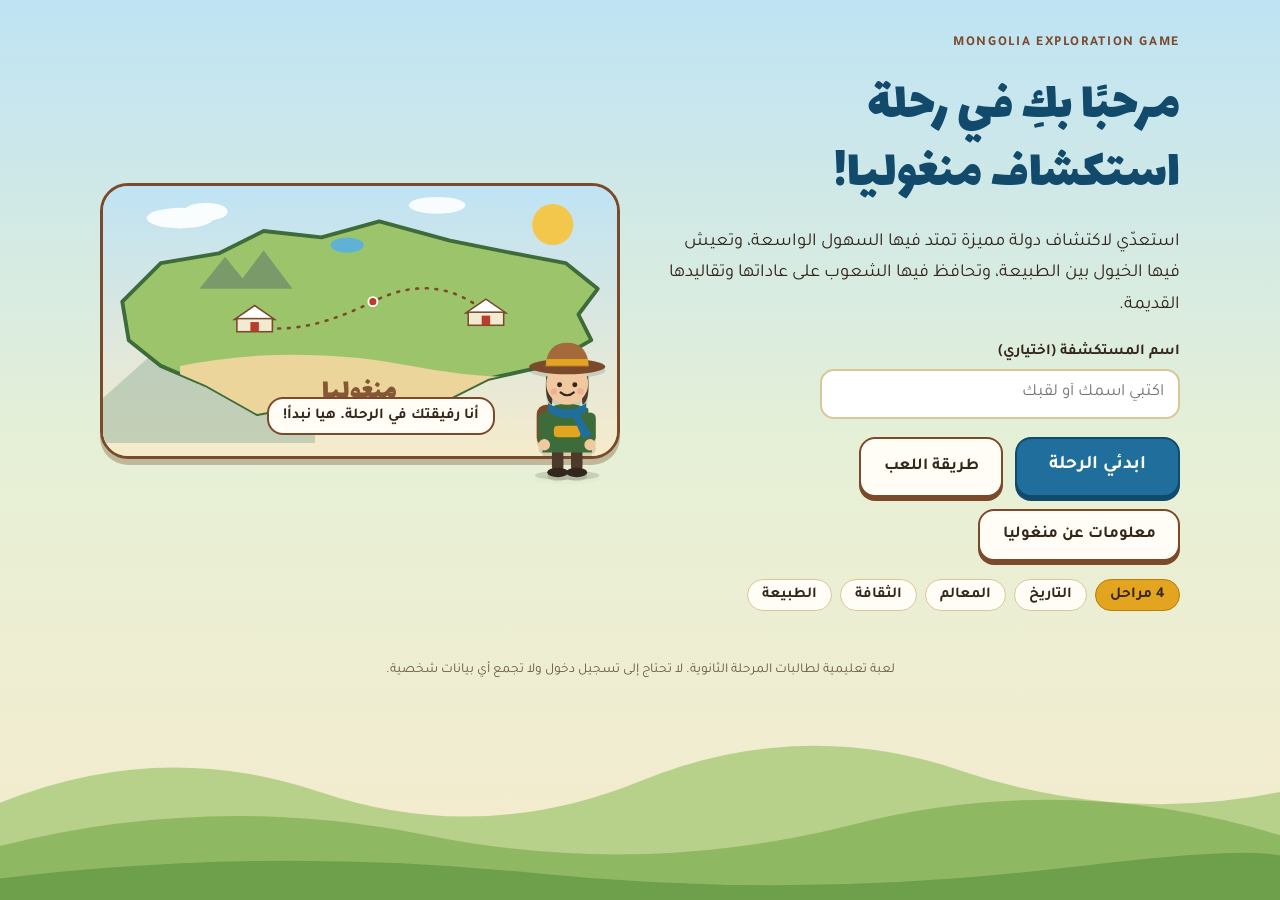
<file: index.html>
<!DOCTYPE html>
<html lang="ar" dir="rtl">
<head>
<meta charset="UTF-8">
<meta name="viewport" content="width=device-width, initial-scale=1, viewport-fit=cover">
<title>رحلة استكشاف منغوليا</title>
<meta name="description" content="لعبة تعليمية تفاعلية بالعربية لاستكشاف تاريخ منغوليا ومعالمها وثقافتها وطبيعتها.">
<link rel="preconnect" href="https://fonts.googleapis.com">
<link rel="preconnect" href="https://fonts.gstatic.com" crossorigin>
<link rel="stylesheet" href="https://fonts.googleapis.com/css2?family=Lalezar&family=Tajawal:wght@400;500;700;800&display=swap">
<link rel="stylesheet" href="style.css">
</head>
<body>
<div class="app" id="app" dir="rtl" lang="ar">

  <div class="scenery" aria-hidden="true">
    <svg viewBox="0 0 1200 200" preserveAspectRatio="none" focusable="false">
      <path d="M0 110 Q150 50 300 100 T600 90 T900 80 T1200 100 V200 H0Z" fill="#B7D08A"/>
      <path d="M0 150 Q200 100 400 140 T800 130 T1200 140 V200 H0Z" fill="#8FB863"/>
      <path d="M0 180 Q250 150 500 175 T1000 170 T1200 175 V200 H0Z" fill="#6E9F4B"/>
    </svg>
  </div>

  <!-- شريط النقاط والتقدم -->
  <header class="hud" id="hud" hidden>
    <div class="hud-row">
      <div class="hud-score" aria-live="polite">
        <svg viewBox="0 0 24 24" class="hud-star" aria-hidden="true"><path d="M12 2.5l2.9 6 6.6.9-4.8 4.6 1.2 6.5L12 17.3 6.1 20.5l1.2-6.5L2.5 9.4l6.6-.9z" fill="#E3A41F" stroke="#B87D0A" stroke-width="1.5" stroke-linejoin="round"/></svg>
        <span class="hud-num" id="hud-points">0</span>
        <span class="hud-unit">نقطة</span>
      </div>
      <div class="hud-chips">
        <span class="chip">إجابات صحيحة <b id="hud-correct">0</b></span>
        <span class="chip">الأختام <b id="hud-stamps">0/4</b></span>
      </div>
      <div class="hud-actions">
        <button class="hud-btn" id="hud-map" type="button">الخريطة</button>
        <button class="hud-btn" id="hud-home" type="button">الرئيسية</button>
        <button class="hud-btn hud-btn-danger" id="hud-reset" type="button">من البداية</button>
      </div>
    </div>
    <div class="hud-progress">
      <span>المراحل المكتملة <b id="hud-stages">0 من 4</b></span>
      <div class="bar" role="progressbar" aria-label="المراحل المكتملة" aria-valuemin="0" aria-valuemax="4" aria-valuenow="0" id="hud-barwrap"><i id="hud-bar"></i></div>
    </div>
  </header>

  <main class="main">

    <!-- الصفحة الرئيسية -->
    <section class="screen" id="screen-home" aria-labelledby="home-title">
      <div class="home">
        <div class="home-text">
          <p class="kicker">Mongolia Exploration Game</p>
          <h1 id="home-title" tabindex="-1">مرحبًا بكِ في رحلة استكشاف منغوليا!</h1>
          <p class="lead">استعدّي لاكتشاف دولة مميزة تمتد فيها السهول الواسعة، وتعيش فيها الخيول بين الطبيعة، وتحافظ فيها الشعوب على عاداتها وتقاليدها القديمة.</p>

          <div class="name-field">
            <label for="player-name">اسم المستكشفة (اختياري)</label>
            <input id="player-name" type="text" maxlength="20" autocomplete="off" placeholder="اكتبي اسمك أو لقبك">
          </div>

          <div class="home-actions">
            <button class="btn btn-primary btn-xl" id="btn-start" type="button">ابدئي الرحلة</button>
            <button class="btn" id="btn-how" type="button">طريقة اللعب</button>
            <button class="btn" id="btn-info" type="button">معلومات عن منغوليا</button>
          </div>

          <ul class="home-stages" aria-label="المراحل الأربع">
            <li><b>4</b> مراحل</li>
            <li>التاريخ</li>
            <li>المعالم</li>
            <li>الثقافة</li>
            <li>الطبيعة</li>
          </ul>
        </div>
        <div class="home-art">
          <div id="home-map"></div>
          <div class="home-explorer" id="home-explorer"></div>
          <p class="bubble">أنا رفيقتك في الرحلة. هيا نبدأ!</p>
        </div>
      </div>
    </section>

    <!-- خريطة اللعبة -->
    <section class="screen" id="screen-map" aria-labelledby="map-title" hidden>
      <div class="screen-head">
        <h2 id="map-title" tabindex="-1">خريطة الرحلة</h2>
        <p class="sub">تبدأ الرحلة من الشرق وتتجه غربًا. تُفتح كل محطة بعد إكمال التي قبلها.</p>
      </div>
      <div class="mapboard" id="mapboard"></div>
      <div class="stage-grid" id="stage-grid"></div>
      <div class="map-extra" id="map-extra"></div>
      <aside class="fact" id="map-fact"></aside>
    </section>

    <!-- شاشة المرحلة -->
    <section class="screen" id="screen-stage" aria-labelledby="stage-title" hidden>
      <div class="stage-top">
        <div>
          <p class="kicker" id="stage-topic"></p>
          <h2 id="stage-title" tabindex="-1"></h2>
        </div>
        <ol class="dots" id="act-dots" aria-label="أنشطة المرحلة"></ol>
      </div>
      <div class="act-head">
        <h3 id="act-title"></h3>
        <p id="act-intro" class="act-intro"></p>
      </div>
      <div id="stage-body" class="stage-body"></div>
    </section>

    <!-- شاشة النهاية -->
    <section class="screen" id="screen-end" aria-labelledby="end-title" hidden>
      <div class="end">
        <p class="kicker">اكتملت الرحلة</p>
        <h2 id="end-title" tabindex="-1">مبروك! لقد أكملتِ رحلة استكشاف منغوليا</h2>
        <p class="end-name">المستكشفة: <b id="end-name"></b></p>
        <div class="end-stats" id="end-stats"></div>
        <div class="end-stamps" id="end-stamps"></div>
        <div class="end-actions">
          <button class="btn btn-primary btn-xl" id="btn-cert" type="button">عرض الشهادة للطباعة</button>
          <button class="btn btn-xl" id="btn-again" type="button">العبِي مرة أخرى</button>
        </div>
        <div class="cert-wrap">
          <div class="cert" id="cert-inline"></div>
        </div>
      </div>
    </section>
  </main>

  <footer class="foot">
    <p>لعبة تعليمية لطالبات المرحلة الثانوية. لا تحتاج إلى تسجيل دخول ولا تجمع أي بيانات شخصية.</p>
  </footer>

  <!-- النوافذ -->
  <div class="modal" id="modal-how" role="dialog" aria-modal="true" aria-labelledby="how-title" hidden>
    <div class="modal-card">
      <h2 id="how-title">طريقة اللعب</h2>
      <ol class="how">
        <li>اضغطي «ابدئي الرحلة» لتنتقلي إلى خريطة منغوليا.</li>
        <li>اختاري المحطة المتاحة وابدئي التحدي. كل محطة فيها عدة أنشطة.</li>
        <li>كل إجابة صحيحة من أول محاولة تمنحك <b>10 نقاط</b>، وحل اللغز يمنحك <b>15 نقطة</b>.</li>
        <li>إذا أخطأتِ في المحاولة الأولى فلن تُخصم نقاط، وسيظهر لك تلميح لتحاولي مرة ثانية.</li>
        <li>إكمال كل نشاط يمنحك <b>20 نقطة</b> إضافية، وإكمال المرحلة يمنحك <b>100 نقطة</b> وختمًا جديدًا.</li>
        <li>اجمعي الأختام الأربعة لتحصلي على شهادة «مستكشفة منغوليا».</li>
      </ol>
      <button class="btn btn-primary" type="button" data-close data-autofocus>فهمت، هيا نلعب</button>
    </div>
  </div>

  <div class="modal" id="modal-info" role="dialog" aria-modal="true" aria-labelledby="info-title" hidden>
    <div class="modal-card">
      <h2 id="info-title">معلومات عن منغوليا</h2>
      <ul class="facts-list" id="info-list"></ul>
      <button class="btn btn-primary" type="button" data-close data-autofocus>إغلاق</button>
    </div>
  </div>

  <div class="modal" id="modal-confirm" role="dialog" aria-modal="true" aria-labelledby="confirm-title" hidden>
    <div class="modal-card modal-small">
      <h2 id="confirm-title"></h2>
      <p id="confirm-text"></p>
      <div class="modal-actions">
        <button class="btn btn-danger" type="button" id="confirm-yes"></button>
        <button class="btn" type="button" data-close data-autofocus>إلغاء</button>
      </div>
    </div>
  </div>

  <div class="modal" id="modal-stage" role="dialog" aria-modal="true" aria-labelledby="ms-title" hidden>
    <div class="modal-card modal-center" id="ms-card"></div>
  </div>

  <div class="modal modal-cert" id="modal-cert" role="dialog" aria-modal="true" aria-labelledby="cert-title" hidden>
    <div class="modal-card modal-wide">
      <p class="cert-tip" id="cert-title">لحفظ الشهادة، التقطي لقطة شاشة لها، أو اطبعيها من قائمة المتصفح.</p>
      <div class="cert" id="cert-full"></div>
      <button class="btn btn-primary" type="button" data-close data-autofocus>إغلاق</button>
    </div>
  </div>

  <canvas id="fx" aria-hidden="true"></canvas>
  <div id="float-layer" aria-hidden="true"></div>
</div>

<script src="script.js"></script>
</body>
</html>
</file>
<file: style.css>
/* إعدادات أساسية للصفحة المستقلة */
html { -webkit-text-size-adjust: 100%; }
[hidden] { display: none !important; }

/* Layout: one game shell. A floating score bar sits on top, one screen shows at a time below it,
   and steppe hills stay fixed behind. On the map screen a winding route links four stations
   that are also the stage cards. Single daytime look (blue sky, grass, sand), chosen on purpose. */
:root {
  --sky: #CFE9F5;
  --sky-deep: #1F6E9C;
  --sky-ink: #124A6C;
  --grass: #7BAA55;
  --grass-deep: #3E6B3A;
  --sand: #F6EBCD;
  --sand-deep: #E2CB97;
  --earth: #7A4A2B;
  --ink: #33261A;
  --ink-soft: #6A5844;
  --saffron: #E3A41F;
  --saffron-deep: #B87D0A;
  --red: #B63E2B;
  --card: #FFFDF6;
  --line: #D9C79A;
  --ok: #2F7D3A;
  --ok-bg: #E4F2DA;
  --hint-bg: #FFF1CF;
  --bad: #B63E2B;
  --bad-bg: #FBE3DD;
  --font-display: 'Lalezar', 'Tajawal', 'Segoe UI', Tahoma, sans-serif;
  --font-body: 'Tajawal', 'Segoe UI', Tahoma, sans-serif;
  --radius: 18px;
  color-scheme: light;
}

* { box-sizing: border-box; }

body {
  margin: 0;
  background-color: var(--sky);
  background-image: linear-gradient(180deg, #BFE3F4 0%, #E6F0D6 50%, #F6EBCD 100%);
  background-attachment: fixed;
  color: var(--ink);
  font-family: var(--font-body);
  font-size: 17px;
  line-height: 1.7;
  padding-block: 0;
  padding-left: max(16px, env(safe-area-inset-left, 0px));
  padding-right: max(16px, env(safe-area-inset-right, 0px));
}
body::before {
  content: "";
  position: fixed;
  inset: 0 0 auto;
  height: env(safe-area-inset-top, 0px);
  z-index: 40;
  background: #BFE3F4;
}
body.modal-open { overflow: hidden; }

.app { position: relative; max-width: 1080px; margin: 0 auto; min-height: 100vh; }
.scenery { position: fixed; inset: auto 0 0 0; height: 24vh; z-index: 0; pointer-events: none; }
.scenery svg { width: 100%; height: 100%; display: block; }

h1, h2, h3 { font-family: var(--font-display); font-weight: 400; line-height: 1.25; margin: 0; text-wrap: balance; }
h1 { font-size: clamp(2rem, 5.5vw, 3.4rem); color: var(--sky-ink); }
h2 { font-size: clamp(1.6rem, 4vw, 2.2rem); color: var(--sky-ink); }
h3 { font-size: 1.35rem; color: var(--earth); }
p { margin: 0; }
svg { max-width: 100%; }
[tabindex="-1"]:focus { outline: none; }
:focus-visible { outline: 3px solid var(--sky-deep); outline-offset: 3px; border-radius: 8px; }

.main { position: relative; z-index: 1; padding-block: 18px 40px; }
.screen[hidden] { display: none; }
.screen { animation: enter .45s ease both; }
@keyframes enter { from { opacity: 0; transform: translateY(10px); } to { opacity: 1; transform: none; } }

.kicker { font-size: .85rem; font-weight: 700; letter-spacing: .12em; color: var(--earth); text-transform: uppercase; }
.lead { font-size: 1.15rem; max-width: 34em; }
.sub { color: var(--ink-soft); }

/* ---------- الأزرار ---------- */
.btn {
  font: inherit; font-weight: 700; font-size: 1.05rem;
  min-height: 52px; padding: .55rem 1.4rem;
  border-radius: 16px; border: 2px solid var(--earth);
  background: var(--card); color: var(--ink);
  box-shadow: 0 4px 0 var(--earth);
  cursor: pointer;
  transition: transform .12s ease, box-shadow .12s ease, background .15s ease;
}
.btn:hover { background: #fff; }
.btn:active { transform: translateY(3px); box-shadow: 0 1px 0 var(--earth); }
.btn-primary { background: var(--sky-deep); color: #fff; border-color: var(--sky-ink); box-shadow: 0 4px 0 var(--sky-ink); }
.btn-primary:hover { background: #1A6089; }
.btn-primary:active { box-shadow: 0 1px 0 var(--sky-ink); }
.btn-danger { background: var(--red); color: #fff; border-color: #812A1C; box-shadow: 0 4px 0 #812A1C; }
.btn-danger:hover { background: #A33524; }
.btn-xl { min-height: 60px; font-size: 1.2rem; padding-inline: 2rem; }
.btn[disabled] { opacity: .55; cursor: not-allowed; box-shadow: none; transform: none; }

/* ---------- شريط النقاط ---------- */
.hud {
  position: sticky; top: env(safe-area-inset-top, 0px); z-index: 30;
  margin-top: 10px;
  background: var(--card);
  border: 2px solid var(--earth);
  border-radius: 20px;
  box-shadow: 0 4px 0 rgba(122, 74, 43, .35);
  padding: 10px 14px 12px;
  display: grid; gap: 8px;
}
.hud[hidden] { display: none; }
.hud-row { display: flex; align-items: center; gap: 10px 16px; flex-wrap: wrap; }
.hud-score { display: flex; align-items: baseline; gap: 6px; }
.hud-star { width: 30px; height: 30px; align-self: center; }
.hud-num { font-family: var(--font-display); font-size: 2.1rem; line-height: 1; color: var(--saffron-deep); font-variant-numeric: tabular-nums; display: inline-block; }
.hud-num.bump { animation: bump .5s ease; }
@keyframes bump { 40% { transform: scale(1.35); color: var(--ok); } }
.hud-unit { font-weight: 700; color: var(--ink-soft); }
.hud-chips { display: flex; gap: 8px; flex-wrap: wrap; }
.chip { background: var(--sand); border: 1.5px solid var(--line); border-radius: 999px; padding: 2px 12px; font-size: .92rem; font-weight: 500; }
.chip b { font-variant-numeric: tabular-nums; }
.hud-actions { margin-inline-start: auto; display: flex; gap: 6px; flex-wrap: wrap; }
.hud-btn { font: inherit; font-size: .9rem; font-weight: 700; min-height: 40px; padding: 2px 14px; border-radius: 12px; border: 1.5px solid var(--line); background: var(--sand); color: var(--ink); cursor: pointer; }
.hud-btn:hover { background: var(--sand-deep); }
.hud-btn-danger { color: var(--red); }
.hud-btn[hidden] { display: none; }
.hud-progress { display: flex; align-items: center; gap: 12px; font-size: .92rem; font-weight: 500; }
.hud-progress span { white-space: nowrap; }
.bar { flex: 1; height: 12px; background: var(--sand); border: 1.5px solid var(--line); border-radius: 999px; overflow: hidden; min-width: 60px; }
.bar i { display: block; height: 100%; width: 0; background: linear-gradient(90deg, var(--grass), var(--grass-deep)); border-radius: 999px; transition: width .6s ease; }

/* ---------- الصفحة الرئيسية ---------- */
.home { display: grid; gap: 28px; align-items: center; padding-top: 14px; }
@media (min-width: 860px) { .home { grid-template-columns: 1fr 1fr; gap: 40px; } }
.home-text { display: grid; gap: 18px; justify-items: start; min-width: 0; }
.name-field { display: grid; gap: 4px; width: min(100%, 360px); }
.name-field label { font-weight: 700; font-size: .95rem; }
.name-field input { font: inherit; min-height: 50px; padding: 6px 14px; border: 2px solid var(--line); border-radius: 14px; background: #fff; color: var(--ink); }
.name-field input:focus { border-color: var(--sky-deep); outline: none; box-shadow: 0 0 0 3px rgba(31, 110, 156, .25); }
.home-actions { display: flex; gap: 12px; flex-wrap: wrap; }
.home-stages { list-style: none; margin: 0; padding: 0; display: flex; flex-wrap: wrap; gap: 8px; }
.home-stages li { background: var(--card); border: 1.5px solid var(--line); border-radius: 999px; padding: 2px 14px; font-weight: 700; font-size: .95rem; }
.home-stages li:first-child { background: var(--saffron); border-color: var(--saffron-deep); color: var(--ink); }
.home-art { position: relative; min-width: 0; }
.home-art #home-map svg { display: block; width: 100%; height: auto; border-radius: 28px; border: 3px solid var(--earth); box-shadow: 0 6px 0 rgba(122, 74, 43, .35); }
.home-explorer { position: absolute; inset-inline-start: -4px; bottom: -22px; width: clamp(84px, 22%, 130px); filter: drop-shadow(0 4px 0 rgba(0,0,0,.12)); animation: bob 3.2s ease-in-out infinite; }
.home-explorer svg { display: block; width: 100%; height: auto; }
@keyframes bob { 50% { transform: translateY(-6px); } }
.bubble { position: absolute; inset-inline-start: clamp(70px, 24%, 150px); bottom: 24px; background: var(--card); border: 2px solid var(--earth); border-radius: 16px; padding: 4px 14px; font-weight: 700; font-size: .95rem; max-width: 55%; }

/* ---------- خريطة اللعبة ---------- */
.screen-head { display: grid; gap: 4px; margin: 20px 0 12px; }
.mapboard svg { display: block; width: 100%; height: auto; border-radius: 24px; border: 3px solid var(--earth); background: #E9F1D8; }
.station { cursor: pointer; }
.station:focus-visible { outline: none; }
.station:focus-visible circle.st-main { stroke: var(--sky-deep); stroke-width: 6; }
.station text { font-family: var(--font-body); }
.st-open .st-ring { animation: pulse 1.8s ease-out infinite; transform-box: fill-box; transform-origin: center; }
@keyframes pulse { from { opacity: .7; transform: scale(1); } to { opacity: 0; transform: scale(1.7); } }

.stage-grid { display: grid; gap: 16px; margin-top: 18px; grid-template-columns: 1fr; }
@media (min-width: 640px) { .stage-grid { grid-template-columns: 1fr 1fr; } }
.stage-card { background: var(--card); border: 2px solid var(--earth); border-radius: var(--radius); box-shadow: 0 5px 0 rgba(122, 74, 43, .35); overflow: hidden; display: grid; grid-template-rows: auto 1fr; min-width: 0; }
.stage-art { background: linear-gradient(180deg, #CFE9F5, #F6EBCD); padding: 10px 24px 0; height: 130px; display: grid; place-items: end center; border-bottom: 2px solid var(--line); }
.stage-art svg { height: 120px; width: auto; max-width: 100%; }
.stage-info { padding: 14px 16px 16px; display: grid; gap: 8px; align-content: start; }
.stage-no { font-size: .85rem; font-weight: 700; color: var(--earth); letter-spacing: .06em; }
.stage-info h3 { font-size: 1.5rem; }
.stage-desc { font-size: .98rem; color: var(--ink-soft); }
.stage-meta { display: flex; flex-wrap: wrap; gap: 8px; align-items: center; }
.pill { font-size: .85rem; font-weight: 700; padding: 1px 12px; border-radius: 999px; border: 1.5px solid; }
.pill-pts { background: #FFF1CF; border-color: var(--saffron-deep); color: #7A5200; font-variant-numeric: tabular-nums; }
.pill-open { background: #DCEEFA; border-color: var(--sky-deep); color: var(--sky-ink); }
.pill-done { background: var(--ok-bg); border-color: var(--ok); color: #1F5C28; }
.pill-locked { background: #ECE5D3; border-color: #A89A7C; color: #5F5340; }
.stage-card.is-locked .stage-art { filter: grayscale(.9); opacity: .7; }
.stage-card .btn { margin-top: 4px; width: 100%; }
.lock-note { font-size: .88rem; color: var(--ink-soft); }
.map-extra { margin-top: 18px; display: flex; justify-content: center; }
.fact { margin-top: 20px; background: var(--hint-bg); border: 2px solid var(--saffron-deep); border-radius: var(--radius); padding: 12px 16px; display: grid; gap: 2px; }
.fact b { font-family: var(--font-display); font-weight: 400; font-size: 1.2rem; color: #7A5200; }

/* ---------- شاشة المرحلة ---------- */
.stage-top { display: flex; align-items: end; justify-content: space-between; gap: 12px 20px; flex-wrap: wrap; margin: 20px 0 6px; padding-bottom: 14px; border-bottom: 6px solid transparent; border-image: none; background: linear-gradient(var(--line), var(--line)) bottom / 100% 2px no-repeat; }
.dots { display: flex; gap: 8px; list-style: none; margin: 0; padding: 0; }
.dots li { width: 34px; height: 34px; border-radius: 50%; display: grid; place-items: center; font-weight: 800; font-size: .95rem; border: 2px solid var(--line); background: var(--card); color: var(--ink-soft); }
.dots li.now { border-color: var(--sky-deep); background: var(--sky-deep); color: #fff; }
.dots li.done { border-color: var(--ok); background: var(--ok-bg); color: var(--ok); }
.act-head { margin: 14px 0 10px; display: grid; gap: 2px; }
.act-intro { color: var(--ink-soft); }
.stage-body { display: grid; gap: 14px; }

.qpanel { background: var(--card); border: 2px solid var(--earth); border-radius: var(--radius); box-shadow: 0 5px 0 rgba(122, 74, 43, .3); padding: 16px; display: grid; gap: 14px; animation: enter .35s ease both; }
.qmeta { display: flex; justify-content: space-between; align-items: center; gap: 10px; font-size: .9rem; font-weight: 700; }
.qtag { background: var(--sky-deep); color: #fff; padding: 1px 14px; border-radius: 999px; }
.qtag.riddle { background: var(--saffron); color: var(--ink); }
.qcount { color: var(--ink-soft); font-variant-numeric: tabular-nums; }
.qvisual { display: grid; place-items: center; background: linear-gradient(180deg, #E6F3FA, #F6EBCD); border: 2px solid var(--line); border-radius: 14px; padding: 8px; }
.qvisual svg { height: 140px; width: auto; max-width: 100%; }
.qtext { font-size: 1.4rem; color: var(--ink); font-family: var(--font-body); font-weight: 800; line-height: 1.55; }
.options { display: grid; gap: 10px; grid-template-columns: 1fr; }
@media (min-width: 600px) { .options { grid-template-columns: 1fr 1fr; } .options-tf { grid-template-columns: 1fr 1fr; } }
.opt { font: inherit; font-weight: 700; font-size: 1.05rem; text-align: start; min-height: 56px; padding: 8px 14px; border: 2px solid var(--line); border-radius: 14px; background: #fff; color: var(--ink); cursor: pointer; display: flex; align-items: center; gap: 12px; transition: transform .12s, border-color .15s, background .15s; }
.opt:hover:not([disabled]) { border-color: var(--sky-deep); background: #F2F9FD; transform: translateY(-1px); }
.opt-letter { flex: none; width: 34px; height: 34px; border-radius: 50%; display: grid; place-items: center; background: var(--sand); border: 1.5px solid var(--line); font-weight: 800; }
.opt.correct { border-color: var(--ok); background: var(--ok-bg); animation: pop .45s ease; }
.opt.correct .opt-letter { background: var(--ok); color: #fff; border-color: var(--ok); }
.opt.wrong { border-color: var(--bad); background: var(--bad-bg); animation: shake .4s ease; opacity: .9; }
.opt.revealed { outline: 3px dashed var(--ok); outline-offset: 2px; }
.opt[disabled] { cursor: default; }
.is-locked { pointer-events: none; }
@keyframes pop { 40% { transform: scale(1.04); } }
@keyframes shake { 20% { transform: translateX(6px); } 40% { transform: translateX(-6px); } 60% { transform: translateX(4px); } 80% { transform: translateX(-3px); } }
.shake { animation: shake .4s ease; }

.fb { border-radius: 14px; padding: 10px 14px; border: 2px solid; display: grid; gap: 2px; }
.fb[hidden] { display: none; }
.fb b { font-weight: 800; }
.fb-ok { background: var(--ok-bg); border-color: var(--ok); }
.fb-hint { background: var(--hint-bg); border-color: var(--saffron-deep); }
.fb-reveal { background: var(--bad-bg); border-color: var(--bad); }
.next-row { display: flex; justify-content: flex-end; }
.next-row[hidden] { display: none; }

/* خريطة الاختيار */
.zonewrap svg { display: block; width: 100%; height: auto; border-radius: 14px; background: #E6F3FA; border: 2px solid var(--line); }
.zone { cursor: pointer; }
.zone rect { fill: #CDE3A4; stroke: #fff; stroke-width: 3; transition: fill .15s; }
.zone:nth-of-type(2) rect { fill: #D9E8B0; }
.zone:hover rect { fill: #F0D77A; }
.zone:focus-visible { outline: none; }
.zone:focus-visible rect { stroke: var(--sky-deep); stroke-width: 6; }
.zone text { font-family: var(--font-body); font-weight: 800; font-size: 24px; fill: var(--ink); pointer-events: none; }
.zonemap .ub { font-size: 18px; font-weight: 700; fill: var(--red); }
.zone.correct rect { fill: #8FD08A; }
.zone.wrong rect { fill: #F3B3A6; }
.zone.revealed rect { fill: #8FD08A; stroke: var(--ok); stroke-dasharray: 10 6; }
.is-locked .zone { cursor: default; }

/* الترتيب */
.order-list { list-style: none; margin: 0; padding: 0; display: grid; gap: 10px; counter-reset: ord; }
.order-item { counter-increment: ord; display: flex; align-items: center; gap: 10px; background: #fff; border: 2px solid var(--line); border-radius: 14px; padding: 8px 10px; min-height: 64px; transition: border-color .15s, background .15s; }
.order-item::before { content: counter(ord); flex: none; width: 34px; height: 34px; border-radius: 50%; display: grid; place-items: center; background: var(--sky-deep); color: #fff; font-weight: 800; }
.order-item .otext { flex: 1; font-weight: 700; min-width: 0; }
.order-item .grip { flex: none; width: 40px; height: 44px; display: grid; place-items: center; cursor: grab; touch-action: none; color: var(--ink-soft); border-radius: 10px; background: var(--sand); border: 1.5px solid var(--line); }
.order-item .mv { flex: none; width: 40px; height: 44px; font: inherit; font-weight: 800; border-radius: 10px; border: 1.5px solid var(--line); background: var(--sand); color: var(--ink); cursor: pointer; }
.order-item .mv:hover { background: var(--sand-deep); }
.order-item.dragging { border-color: var(--sky-deep); box-shadow: 0 8px 18px rgba(0,0,0,.2); background: #F2F9FD; position: relative; z-index: 2; }
.order-item.right { border-color: var(--ok); background: var(--ok-bg); }
.order-item.off { border-color: var(--saffron-deep); background: var(--hint-bg); }
.is-locked .grip, .is-locked .mv { opacity: .4; }

/* المطابقة */
.match { display: grid; gap: 14px; grid-template-columns: 1fr; }
@media (min-width: 700px) { .match { grid-template-columns: 1.4fr 1fr; } }
.match-pics { display: grid; gap: 10px; grid-template-columns: repeat(2, 1fr); }
@media (min-width: 900px) { .match-pics { grid-template-columns: repeat(3, 1fr); } }
.match-names { display: grid; gap: 10px; align-content: start; }
.pic { position: relative; font: inherit; padding: 8px; border: 2px solid var(--line); border-radius: 14px; background: linear-gradient(180deg, #E6F3FA, #F6EBCD); cursor: pointer; display: grid; place-items: center; min-height: 118px; }
.pic svg { width: 100%; height: 92px; }
.pic .pic-n { position: absolute; inset-block-start: 6px; inset-inline-start: 6px; width: 26px; height: 26px; border-radius: 50%; background: var(--card); border: 1.5px solid var(--earth); display: grid; place-items: center; font-weight: 800; font-size: .85rem; }
.pic:hover:not([disabled]) { border-color: var(--sky-deep); }
.pic.sel, .nm.sel { border-color: var(--sky-deep); box-shadow: 0 0 0 4px rgba(31, 110, 156, .25); }
.pic.matched, .nm.matched { border-color: var(--ok); background: var(--ok-bg); }
.pic.matched svg { opacity: .9; }
.pic.revealed, .nm.revealed { border-color: var(--saffron-deep); background: var(--hint-bg); }
.nm { font: inherit; font-weight: 700; min-height: 52px; padding: 6px 12px; border: 2px solid var(--line); border-radius: 14px; background: #fff; color: var(--ink); cursor: pointer; text-align: center; }
.nm:hover:not([disabled]) { border-color: var(--sky-deep); }
.pic[disabled], .nm[disabled] { cursor: default; }
.match-info { display: grid; gap: 10px; }
.info-card { background: var(--card); border: 2px solid var(--ok); border-radius: 14px; padding: 10px 14px; animation: enter .35s ease both; }
.info-card.revealed { border-color: var(--saffron-deep); }
.info-card b { display: block; font-family: var(--font-display); font-weight: 400; font-size: 1.2rem; color: var(--grass-deep); }

/* الصوت */
.sound { display: grid; gap: 8px; background: #F2F9FD; border: 2px solid var(--line); border-radius: 14px; padding: 12px; }
.sound-row { display: flex; gap: 10px; flex-wrap: wrap; }
.sound .btn { min-height: 48px; }
.sound-desc { background: var(--hint-bg); border: 1.5px solid var(--saffron-deep); border-radius: 10px; padding: 6px 12px; font-size: .95rem; }
.sound-desc[hidden] { display: none; }
.sound-note { font-size: .85rem; color: var(--ink-soft); }
.wave { display: inline-flex; gap: 3px; align-items: center; height: 24px; }
.wave i { width: 4px; background: var(--sky-deep); border-radius: 2px; height: 6px; }
.playing .wave i { animation: wv 0.9s ease-in-out infinite; }
.playing .wave i:nth-child(2) { animation-delay: .15s; }
.playing .wave i:nth-child(3) { animation-delay: .3s; }
.playing .wave i:nth-child(4) { animation-delay: .45s; }
@keyframes wv { 50% { height: 22px; } }

/* رحلة الصحراء */
.journey { position: relative; height: 150px; border-radius: 16px; overflow: hidden; border: 2px solid var(--earth); }
.journey-bg { position: absolute; inset: 0; width: 100%; height: 100%; }
.oasis { position: absolute; left: 2%; bottom: 6px; width: 15%; }
.camel { position: absolute; bottom: 8px; width: 19%; right: 2%; transition: right .9s ease-in-out; }
.camel svg, .oasis svg { display: block; width: 100%; height: auto; }
.camel.walking svg { animation: sway .45s ease-in-out 2; transform-origin: 50% 100%; }
@keyframes sway { 50% { transform: rotate(-3deg) translateY(-3px); } }

/* بطاقة نهاية النشاط */
.act-done { background: var(--card); border: 2px solid var(--ok); border-radius: var(--radius); padding: 20px; display: grid; gap: 12px; justify-items: center; text-align: center; box-shadow: 0 5px 0 rgba(47, 125, 58, .3); }
.act-done h3 { color: var(--grass-deep); }

/* ---------- النوافذ ---------- */
.modal { position: fixed; inset: 0; z-index: 60; background: rgba(51, 38, 26, .55); display: grid; place-items: center; padding: 16px max(16px, env(safe-area-inset-right, 0px)) 16px max(16px, env(safe-area-inset-left, 0px)); overflow-y: auto; }
.modal[hidden] { display: none; }
.modal-card { width: min(100%, 560px); max-height: 100%; overflow-y: auto; background: var(--card); border: 3px solid var(--earth); border-radius: 22px; padding: 22px; display: grid; gap: 14px; box-shadow: 0 8px 0 rgba(0,0,0,.2); animation: enter .3s ease both; }
.modal-small { width: min(100%, 440px); }
.modal-wide { width: min(100%, 860px); }
.modal-center { text-align: center; justify-items: center; }
.modal-actions { display: flex; gap: 10px; flex-wrap: wrap; }
.how, .facts-list { margin: 0; padding-inline-start: 1.3em; display: grid; gap: 6px; }
.how b { color: var(--saffron-deep); }
.stamp svg { width: 150px; height: 150px; animation: stampIn .7s cubic-bezier(.2,1.4,.4,1) both; }
@keyframes stampIn { from { transform: scale(2.2) rotate(-18deg); opacity: 0; } to { transform: none; opacity: 1; } }
.earned { list-style: none; margin: 0; padding: 0; display: flex; flex-wrap: wrap; gap: 8px; justify-content: center; }
.earned li { background: var(--ok-bg); border: 1.5px solid var(--ok); border-radius: 999px; padding: 1px 14px; font-weight: 700; font-size: .95rem; }
.modal .fact { margin: 0; text-align: start; width: 100%; }

/* ---------- شاشة النهاية والشهادة ---------- */
.end { display: grid; gap: 16px; justify-items: center; text-align: center; padding-top: 24px; }
.end-name { font-size: 1.2rem; }
.end-stats { display: grid; gap: 12px; grid-template-columns: repeat(2, 1fr); width: min(100%, 640px); }
@media (min-width: 640px) { .end-stats { grid-template-columns: repeat(4, 1fr); } }
.stat { background: var(--card); border: 2px solid var(--earth); border-radius: 16px; padding: 10px 6px; box-shadow: 0 4px 0 rgba(122, 74, 43, .3); }
.stat b { display: block; font-family: var(--font-display); font-weight: 400; font-size: 2rem; line-height: 1.1; color: var(--sky-ink); font-variant-numeric: tabular-nums; }
.stat span { font-size: .9rem; color: var(--ink-soft); font-weight: 500; }
.end-stamps { display: flex; gap: 6px 14px; flex-wrap: wrap; justify-content: center; }
.end-stamps svg { width: 96px; height: 96px; }
.end-actions { display: flex; gap: 12px; flex-wrap: wrap; justify-content: center; }
.cert-wrap { width: min(100%, 820px); margin-top: 8px; }

.cert { background: #FFFBEA; color: var(--ink); border: 4px double var(--earth); border-radius: 12px; padding: 12px; }
.cert-inner { border: 2px solid var(--saffron-deep); padding: 28px 18px; display: grid; gap: 12px; justify-items: center; text-align: center; background-image: radial-gradient(circle at 50% 0, rgba(227,164,31,.12), transparent 60%); }
.cert-border { width: 100%; height: 14px; background-repeat: repeat-x; background-size: 28px 14px; background-position: center; background-image: url("data:image/svg+xml,%3Csvg xmlns='http://www.w3.org/2000/svg' width='28' height='14' viewBox='0 0 28 14'%3E%3Cpath d='M0 12H6V2H20V12H28' fill='none' stroke='%237A4A2B' stroke-width='2'/%3E%3C/svg%3E"); }
.cert h2 { font-size: clamp(1.8rem, 5vw, 2.8rem); color: var(--sky-ink); }
.cert-to { font-weight: 700; color: var(--ink-soft); }
.cert-name { font-family: var(--font-display); font-size: clamp(2rem, 6vw, 3rem); color: var(--red); line-height: 1.2; overflow-wrap: anywhere; }
.cert-text { max-width: 34em; }
.cert-stamps { display: flex; gap: 6px 10px; flex-wrap: wrap; justify-content: center; }
.cert-stamps svg { width: 64px; height: 64px; }
.cert-foot { display: flex; gap: 8px 24px; flex-wrap: wrap; justify-content: center; font-weight: 700; color: var(--ink-soft); font-size: .95rem; }
.cert-tip { font-weight: 700; background: var(--hint-bg); border: 2px solid var(--saffron-deep); border-radius: 12px; padding: 8px 14px; }

.foot { position: relative; z-index: 1; text-align: center; font-size: .85rem; color: var(--ink-soft); padding-block: 8px 28px; }

/* ---------- المؤثرات ---------- */
#fx { position: fixed; inset: 0; width: 100%; height: 100%; pointer-events: none; z-index: 80; }
#float-layer { position: fixed; inset: 0; pointer-events: none; z-index: 85; overflow: hidden; }
.float-pts { position: fixed; transform: translate(-50%, 0); font-family: var(--font-display); font-size: 1.9rem; color: var(--ok); text-shadow: 0 2px 0 #fff, 0 0 8px #fff; animation: rise 1.2s ease-out forwards; }
@keyframes rise { from { opacity: 1; transform: translate(-50%, 0); } to { opacity: 0; transform: translate(-50%, -70px); } }

@media (max-width: 520px) {
  body { font-size: 16px; }
  .hud { padding: 8px 10px 10px; }
  .hud-actions { width: 100%; margin-inline-start: 0; }
  .hud-actions .hud-btn { flex: 1; }
  .qtext { font-size: 1.25rem; }
  .bubble { max-width: 60%; font-size: .85rem; }
}

@media (prefers-reduced-motion: reduce) {
  *, *::before, *::after { animation-duration: .01ms !important; animation-iteration-count: 1 !important; transition-duration: .01ms !important; }
}

/* الطباعة: تظهر الشهادة فقط */
@media print {
  body { background: #fff; padding: 0; }
  body::before, .scenery, .hud, .main > .screen, .foot, .modal-card > :not(.cert), #fx, #float-layer { display: none !important; }
  .modal { position: static; background: none; display: block !important; padding: 0; }
  .modal[hidden] { display: none !important; }
  .modal-card { border: 0; box-shadow: none; padding: 0; width: 100%; }
  .modal-cert .cert { display: block !important; }
}
</file>
